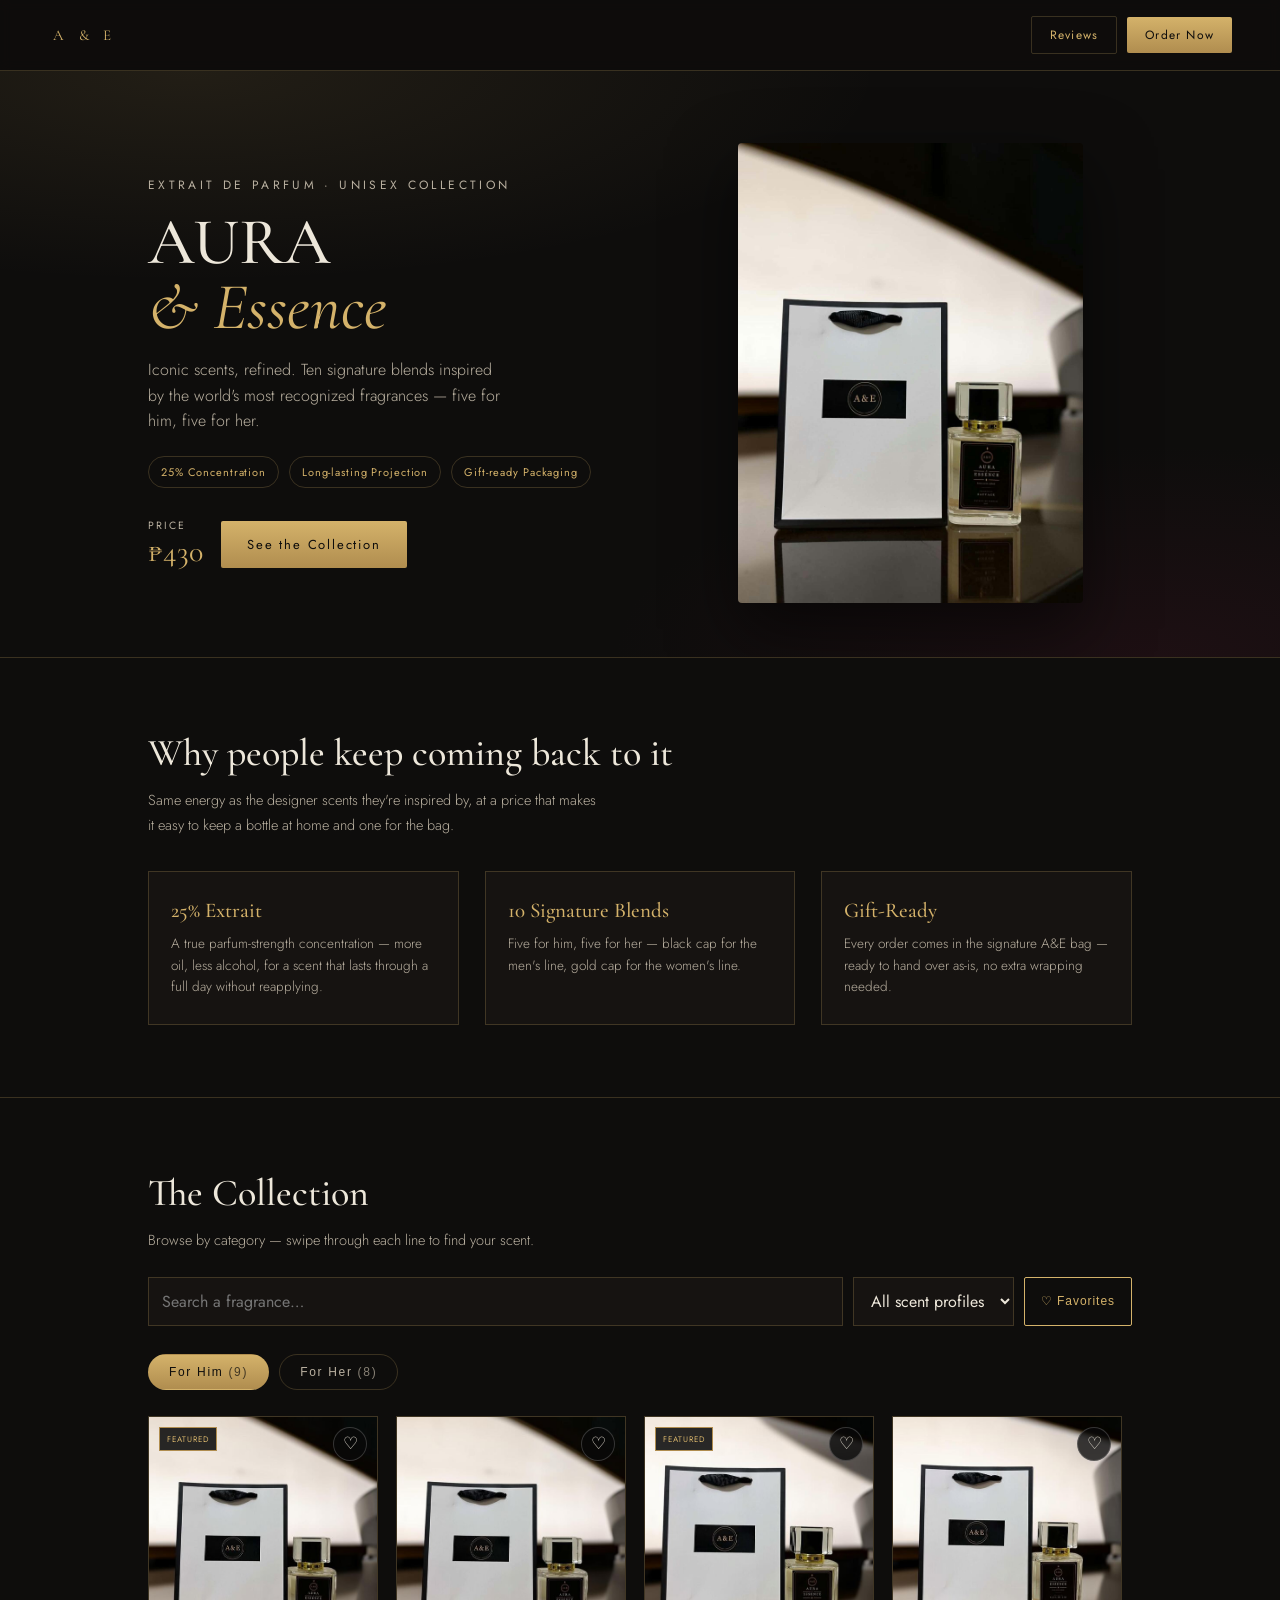
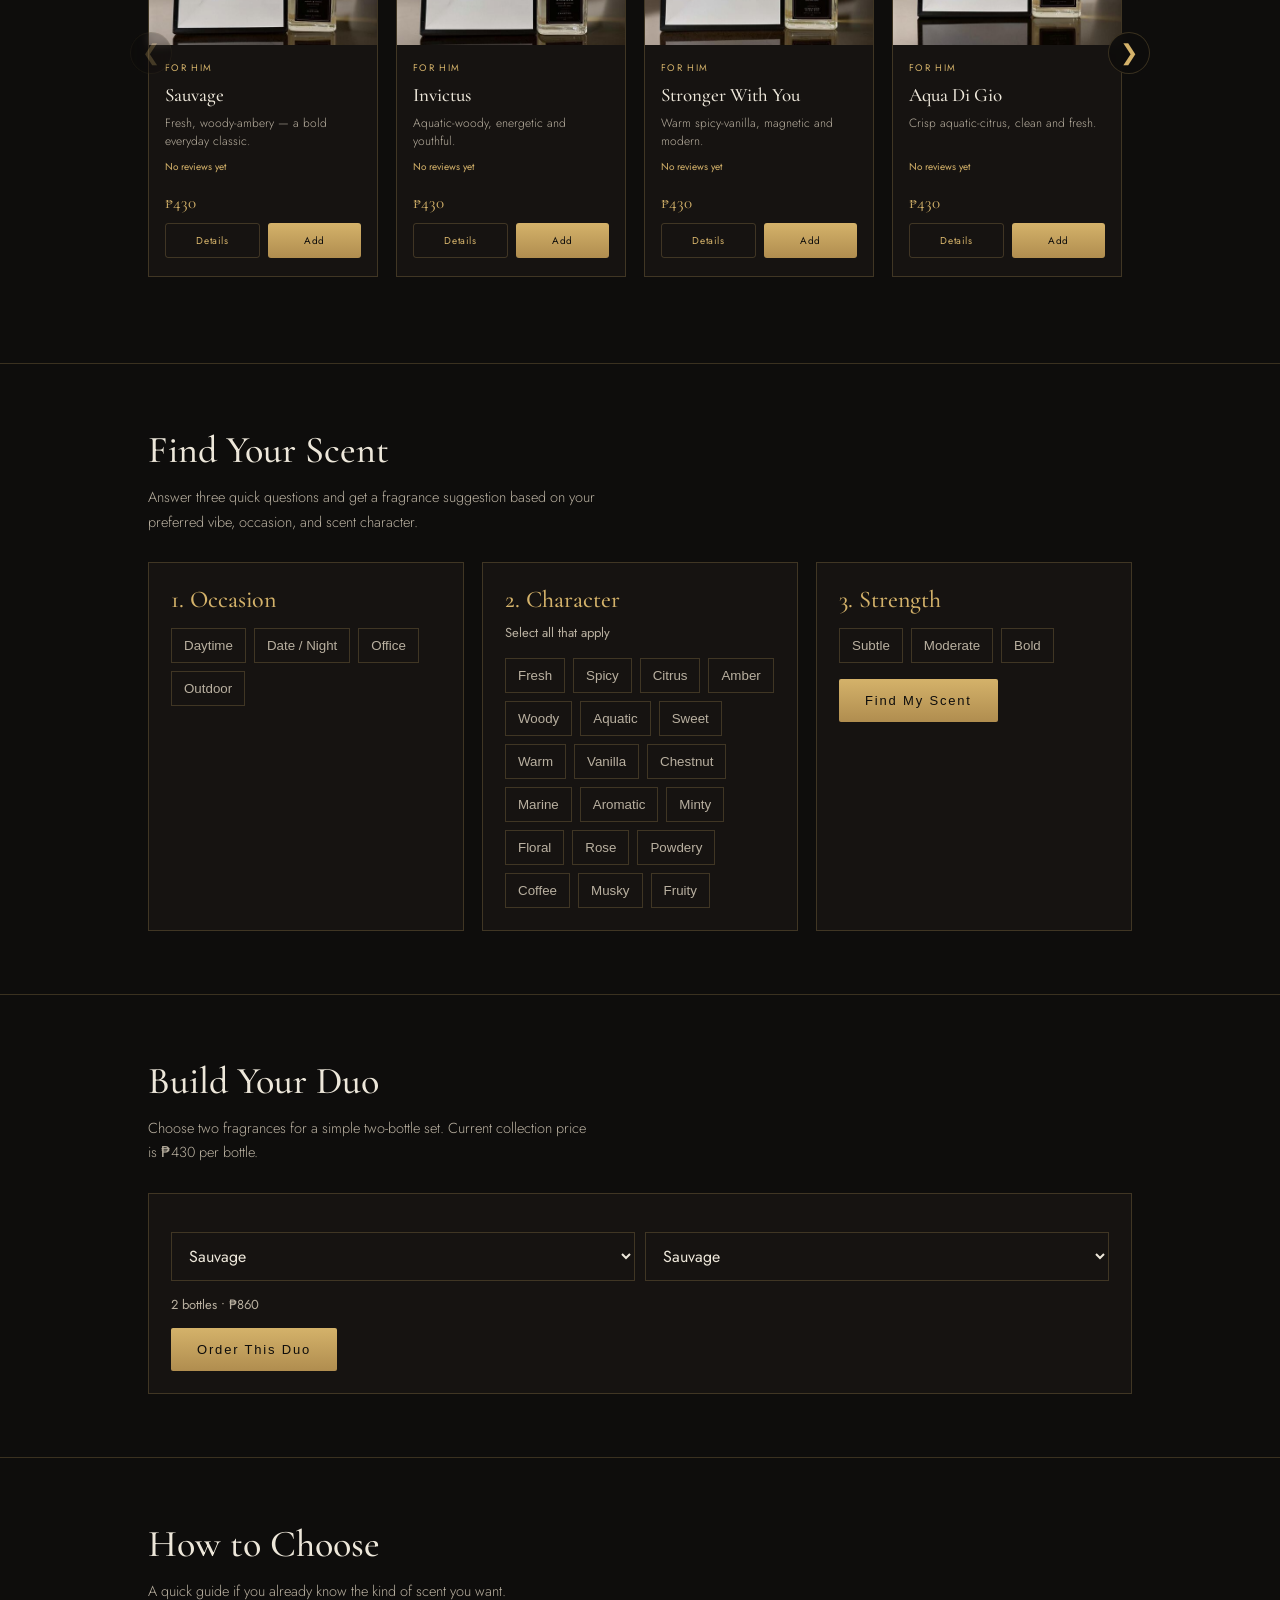
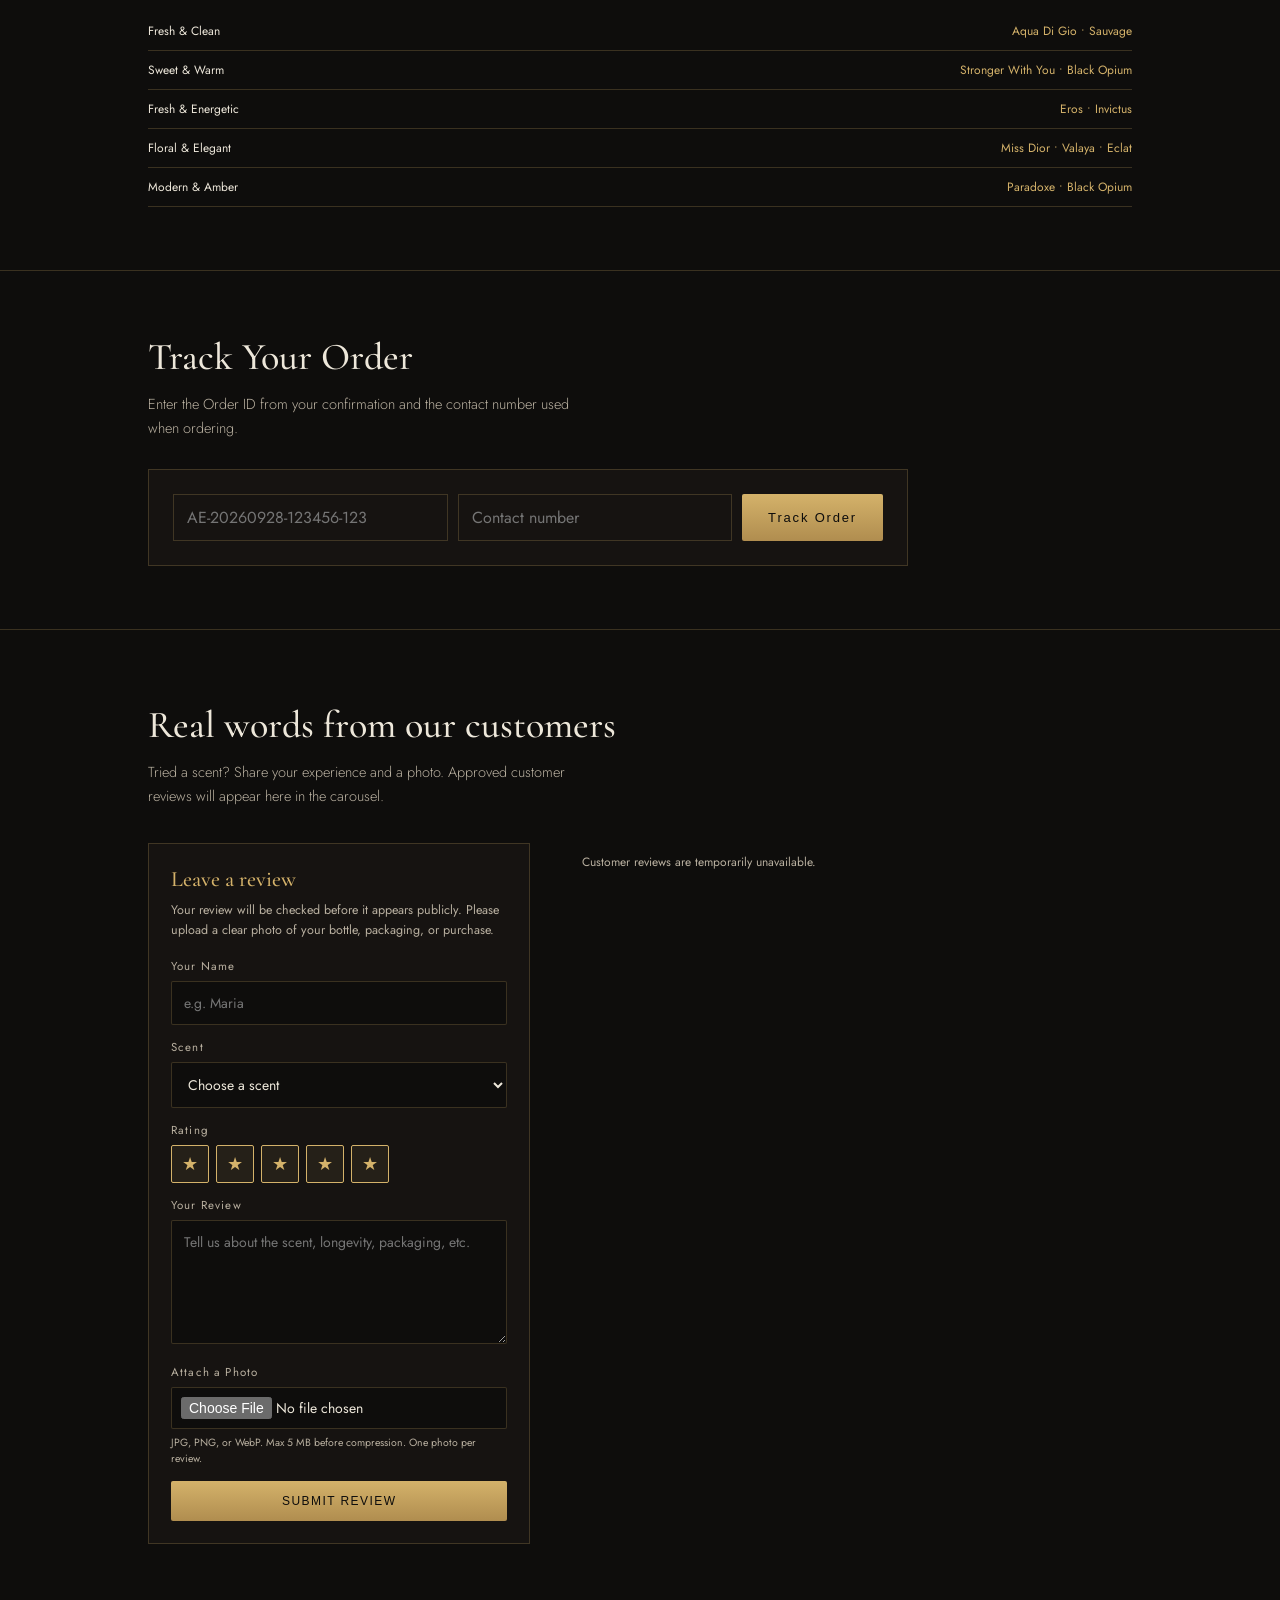
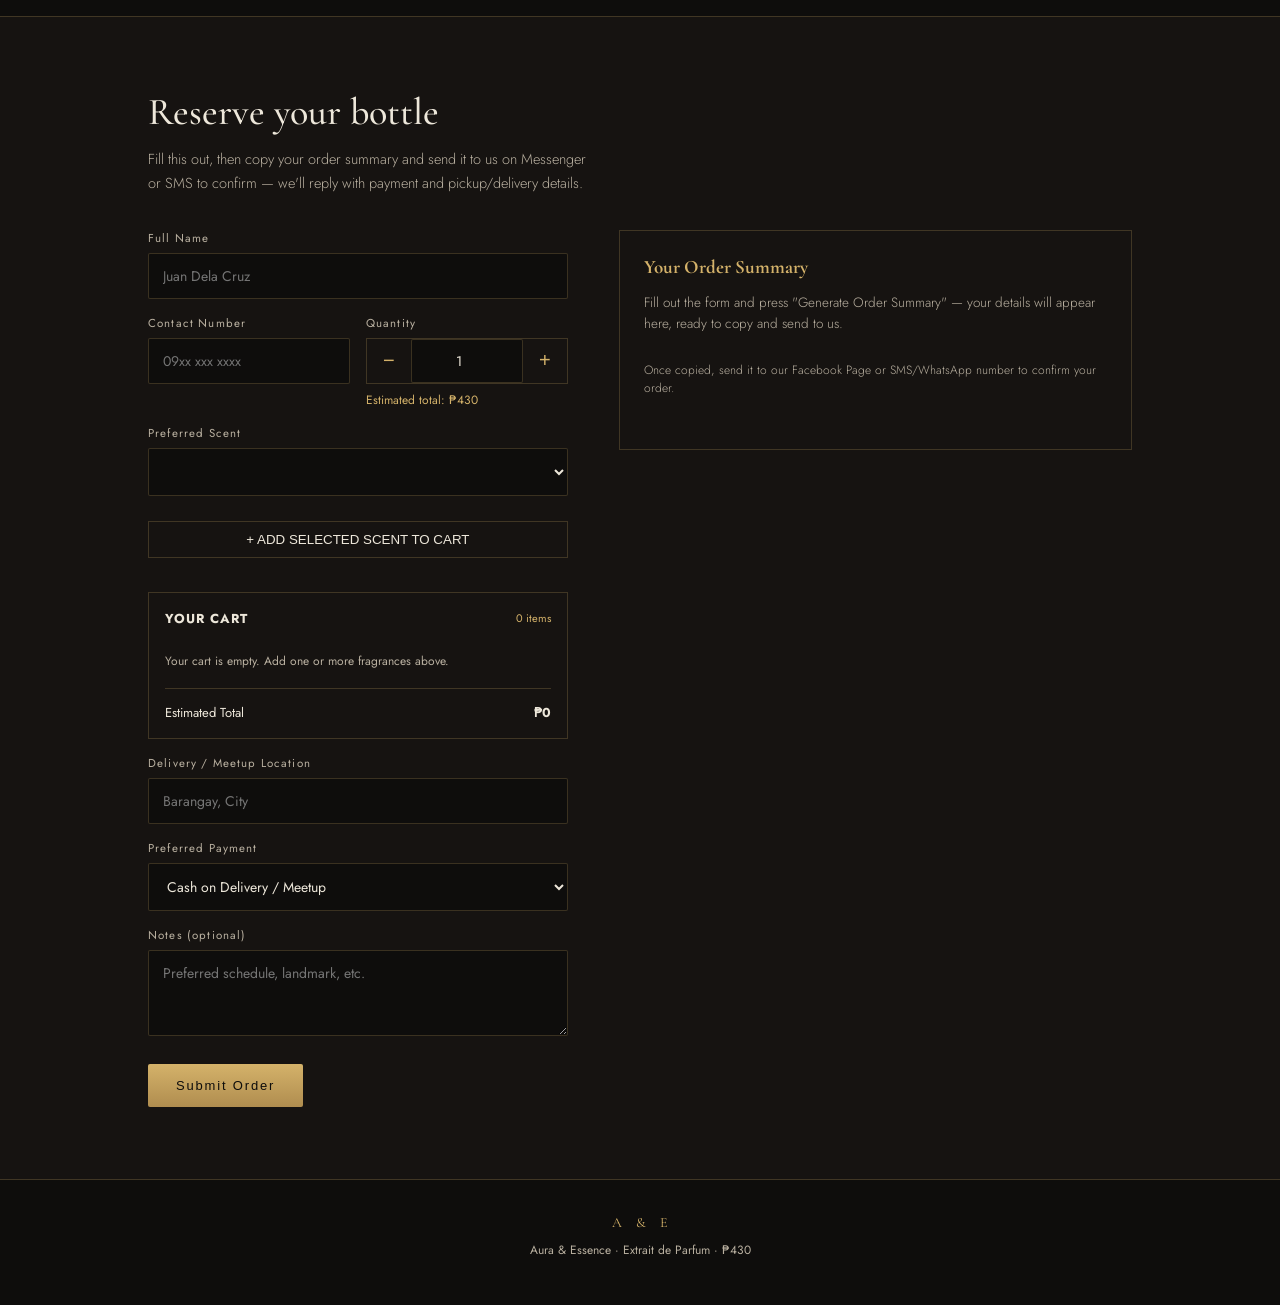
<file: index.html>
<!doctype html>
<html lang="en">
  <head>
    <meta charset="UTF-8" />
    <meta
      name="viewport"
      content="width=device-width, initial-scale=1, viewport-fit=cover"
    />
    <title>A&amp;E — Aura &amp; Essence</title>
    <link rel="preconnect" href="https://fonts.googleapis.com" />
    <link rel="preconnect" href="https://fonts.gstatic.com" crossorigin />
    <link
      href="https://fonts.googleapis.com/css2?family=Cormorant+Garamond:ital,wght@0,400;0,500;0,600;1,400&family=Jost:wght@300;400;500;600&display=swap"
      rel="stylesheet"
    />
    <link rel="stylesheet" href="assets/css/styles.css" />
    <link rel="stylesheet" href="assets/css/profile-sync.css"/>
  </head>
  <body>
    <header class="nav">
      <div class="navrow">
        <a class="brand" href="#top">A &amp; E</a>
        <div style="display: flex; align-items: center; gap: 10px">
          <a
            class="cta"
            href="#reviews"
            style="
              background: transparent;
              color: var(--brass-bright);
              border: 1px solid var(--line);
            "
            >Reviews</a
          ><a class="cta" href="#order">Order Now</a>
        </div>
      </div>
    </header>

    <section class="hero" id="top">
      <div class="wrap">
        <div>
          <p class="eyebrow">EXTRAIT DE PARFUM &middot; UNISEX COLLECTION</p>
          <h1 class="title">AURA<em>&amp; Essence</em></h1>
          <p class="sub">
            Iconic scents, refined. Ten signature blends inspired by the world's
            most recognized fragrances — five for him, five for her.
          </p>
          <div class="badges">
            <span class="badge">25% Concentration</span>
            <span class="badge">Long-lasting Projection</span>
            <span class="badge">Gift-ready Packaging</span>
          </div>
          <div class="hero-actions">
            <div class="price-tag"><span>PRICE</span>&#8369;430</div>
            <a class="btn-primary" href="#collection">See the Collection</a>
          </div>
        </div>
        <div class="hero-shot">
          <img
            src="[data-uri]"
            alt="Aura &amp; Essence perfume bottle with gift bag"
          />
        </div>
      </div>
    </section>

    <section class="details">
      <div class="wrap">
        <h2 class="sec-title">Why people keep coming back to it</h2>
        <p class="sec-lede">
          Same energy as the designer scents they're inspired by, at a price
          that makes it easy to keep a bottle at home and one for the bag.
        </p>
        <div class="grid3">
          <div class="card">
            <h3>25% Extrait</h3>
            <p>
              A true parfum-strength concentration — more oil, less alcohol, for
              a scent that lasts through a full day without reapplying.
            </p>
          </div>
          <div class="card">
            <h3>10 Signature Blends</h3>
            <p>
              Five for him, five for her — black cap for the men's line, gold
              cap for the women's line.
            </p>
          </div>
          <div class="card">
            <h3>Gift-Ready</h3>
            <p>
              Every order comes in the signature A&amp;E bag — ready to hand
              over as-is, no extra wrapping needed.
            </p>
          </div>
        </div>
      </div>
    </section>

    <section class="collection" id="collection">
      <div class="wrap">
        <h2 class="sec-title">The Collection</h2>
        <p class="sec-lede">
          Browse by category — swipe through each line to find your scent.
        </p>
        <div class="collection-tools">
          <input id="productSearch" class="collection-search" type="search" placeholder="Search a fragrance…" aria-label="Search fragrances">
          <select id="profileFilter" class="collection-filter" aria-label="Filter by scent character">
            <option value="all">All scent profiles</option>

  <option value="fresh">Fresh</option>
  <option value="spicy">Spicy</option>
  <option value="citrus">Citrus</option>
  <option value="amber">Amber</option>
  <option value="woody">Woody</option>
  <option value="aquatic">Aquatic</option>
  <option value="sweet">Sweet</option>
  <option value="warm">Warm</option>
  <option value="vanilla">Vanilla</option>
  <option value="chestnut">Chestnut</option>
  <option value="marine">Marine</option>
  <option value="aromatic">Aromatic</option>
  <option value="minty">Minty</option>
  <option value="floral">Floral</option>
  <option value="rose">Rose</option>
  <option value="powdery">Powdery</option>
  <option value="coffee">Coffee</option>
  <option value="musky">Musky</option>
  <option value="fruity">Fruity</option>
          </select>
          <button type="button" class="ghost-btn" id="wishlistToggle">♡ Favorites</button>
        </div>
        <div class="wishlist-panel" id="wishlistPanel">
          <div class="wishlist-items" id="wishlistItems"></div>
          <p id="wishlistEmpty" class="note-small">No favorites yet. Tap the ♡ on a perfume card to save one.</p>
        </div>
        <div class="tabs">
          <button class="tab active" data-cat="men">
            For Him <span class="count">(9)</span>
          </button>
          <button class="tab" data-cat="women">
            For Her <span class="count">(8)</span>
          </button>
        </div>
        <div class="carousel-wrap">
          <button
            type="button"
            class="carousel-arrow left"
            id="carouselPrev"
            aria-label="Previous perfumes"
            title="Previous"
          >&#10094;</button>

          <div class="carousel" id="carousel"></div>

          <button
            type="button"
            class="carousel-arrow right"
            id="carouselNext"
            aria-label="Next perfumes"
            title="Next"
          >&#10095;</button>
        </div>
      </div>
    </section>

    <section class="feature-section" id="scentFinder">
      <div class="wrap">
        <h2 class="sec-title">Find Your Scent</h2>
        <p class="sec-lede">Answer three quick questions and get a fragrance suggestion based on your preferred vibe, occasion, and scent character.</p>
        <div class="feature-grid">
          <div class="feature-card">
            <h3>1. Occasion</h3>
            <div class="quiz-options" data-question="occasion">
              <button class="quiz-option" data-value="day">Daytime</button>
              <button class="quiz-option" data-value="night">Date / Night</button>
              <button class="quiz-option" data-value="office">Office</button>
              <button class="quiz-option" data-value="outdoor">Outdoor</button>
            </div>
          </div>
          <div class="feature-card">
  <h3>2. Character</h3>

  <p class="quiz-helper">
    Select all that apply
  </p>

  <div
    class="quiz-options quiz-multi"
    data-question="profile"
  >

    <button
      type="button"
      class="quiz-option"
      data-value="fresh"
    >
      Fresh
    </button>

    <button
      type="button"
      class="quiz-option"
      data-value="spicy"
    >
      Spicy
    </button>

    <button
      type="button"
      class="quiz-option"
      data-value="citrus"
    >
      Citrus
    </button>

    <button
      type="button"
      class="quiz-option"
      data-value="amber"
    >
      Amber
    </button>

    <button
      type="button"
      class="quiz-option"
      data-value="woody"
    >
      Woody
    </button>

    <button
      type="button"
      class="quiz-option"
      data-value="aquatic"
    >
      Aquatic
    </button>

    <button
      type="button"
      class="quiz-option"
      data-value="sweet"
    >
      Sweet
    </button>

    <button
      type="button"
      class="quiz-option"
      data-value="warm"
    >
      Warm
    </button>

    <button
      type="button"
      class="quiz-option"
      data-value="vanilla"
    >
      Vanilla
    </button>

    <button
      type="button"
      class="quiz-option"
      data-value="chestnut"
    >
      Chestnut
    </button>

    <button
      type="button"
      class="quiz-option"
      data-value="marine"
    >
      Marine
    </button>

    <button
      type="button"
      class="quiz-option"
      data-value="aromatic"
    >
      Aromatic
    </button>

    <button
      type="button"
      class="quiz-option"
      data-value="minty"
    >
      Minty
    </button>

    <button
      type="button"
      class="quiz-option"
      data-value="floral"
    >
      Floral
    </button>

    <button
      type="button"
      class="quiz-option"
      data-value="rose"
    >
      Rose
    </button>

    <button
      type="button"
      class="quiz-option"
      data-value="powdery"
    >
      Powdery
    </button>

    <button
      type="button"
      class="quiz-option"
      data-value="coffee"
    >
      Coffee
    </button>

    <button
      type="button"
      class="quiz-option"
      data-value="musky"
    >
      Musky
    </button>

    <button
      type="button"
      class="quiz-option"
      data-value="fruity"
    >
      Fruity
    </button>

  </div>
</div>
          <div class="feature-card">
            <h3>3. Strength</h3>
            <div class="quiz-options" data-question="strength">
              <button class="quiz-option" data-value="subtle">Subtle</button>
              <button class="quiz-option" data-value="moderate">Moderate</button>
              <button class="quiz-option" data-value="bold">Bold</button>
            </div>
            <button type="button" class="btn-primary" id="findScentBtn" style="margin-top:16px">Find My Scent</button>
            <div class="quiz-result" id="quizResult">
              <h4 id="quizResultName"></h4>
              <p id="quizResultText"></p>
              <button type="button" class="ghost-btn" id="quizOrderBtn">Order This Scent</button>
            </div>
          </div>
        </div>
      </div>
    </section>

    <section class="feature-section">
      <div class="wrap">
        <h2 class="sec-title">Build Your Duo</h2>
        <p class="sec-lede">Choose two fragrances for a simple two-bottle set. Current collection price is ₱430 per bottle.</p>
        <div class="feature-card" style="margin-top:28px">
          <div class="duo-selects">
            <select id="duoOne" class="collection-filter"></select>
            <select id="duoTwo" class="collection-filter"></select>
          </div>
          <div class="duo-total" id="duoTotal">2 bottles • ₱860</div>
          <button type="button" class="btn-primary" id="duoOrderBtn" style="margin-top:14px">Order This Duo</button>
        </div>
      </div>
    </section>

    <section class="feature-section">
      <div class="wrap">
        <h2 class="sec-title">How to Choose</h2>
        <p class="sec-lede">A quick guide if you already know the kind of scent you want.</p>
        <div class="guide-list">
          <div class="guide-item"><span>Fresh &amp; Clean</span><span>Aqua Di Gio • Sauvage</span></div>
          <div class="guide-item"><span>Sweet &amp; Warm</span><span>Stronger With You • Black Opium</span></div>
          <div class="guide-item"><span>Fresh &amp; Energetic</span><span>Eros • Invictus</span></div>
          <div class="guide-item"><span>Floral &amp; Elegant</span><span>Miss Dior • Valaya • Eclat</span></div>
          <div class="guide-item"><span>Modern &amp; Amber</span><span>Paradoxe • Black Opium</span></div>
        </div>
      </div>
    </section>

    <section class="feature-section" id="tracking">
      <div class="wrap">
        <h2 class="sec-title">Track Your Order</h2>
        <p class="sec-lede">Enter the Order ID from your confirmation and the contact number used when ordering.</p>
        <div class="tracking-box">
          <div class="tracking-form">
            <input id="trackingOrderId" class="collection-search" placeholder="AE-20260928-123456-123" autocomplete="off">
            <input id="trackingContact" class="collection-search" placeholder="Contact number" autocomplete="tel">
            <button type="button" class="btn-primary" id="trackOrderBtn">Track Order</button>
          </div>
          <div class="tracking-result" id="trackingResult">
            <div class="tracking-id" id="trackingResultId"></div>
            <div id="trackingResultSummary"></div>
            <div class="tracking-status" id="trackingStatus"></div>
          </div>
        </div>
      </div>
    </section>

    <section class="reviews" id="reviews">
      <div class="wrap">
        <h2 class="sec-title">Real words from our customers</h2>
        <p class="sec-lede">
          Tried a scent? Share your experience and a photo. Approved customer
          reviews will appear here in the carousel.
        </p>

        <div class="reviews-grid">
          <div class="review-form-box">
            <h3>Leave a review</h3>
            <p class="review-note">
              Your review will be checked before it appears publicly. Please
              upload a clear photo of your bottle, packaging, or purchase.
            </p>
            <form class="review-form" id="reviewForm">
              <div>
                <label for="reviewName">Your Name</label>
                <input
                  id="reviewName"
                  name="reviewName"
                  type="text"
                  maxlength="80"
                  placeholder="e.g. Maria"
                  required
                />
              </div>
              <div>
                <label for="reviewScent">Scent</label>
                <select id="reviewScent" name="reviewScent" required></select>
              </div>
              <div>
                <label>Rating</label>
                <div
                  class="star-select"
                  id="starSelect"
                  aria-label="Choose rating"
                >
                  <button type="button" data-rating="1" aria-label="1 star">
                    ★
                  </button>
                  <button type="button" data-rating="2" aria-label="2 stars">
                    ★
                  </button>
                  <button type="button" data-rating="3" aria-label="3 stars">
                    ★
                  </button>
                  <button type="button" data-rating="4" aria-label="4 stars">
                    ★
                  </button>
                  <button type="button" data-rating="5" aria-label="5 stars">
                    ★
                  </button>
                </div>
                <input
                  type="hidden"
                  id="reviewRating"
                  name="reviewRating"
                  value="5"
                />
              </div>
              <div>
                <label for="reviewText">Your Review</label>
                <textarea
                  id="reviewText"
                  name="reviewText"
                  rows="5"
                  maxlength="600"
                  placeholder="Tell us about the scent, longevity, packaging, etc."
                  required
                ></textarea>
              </div>
              <div>
                <label for="reviewPhoto">Attach a Photo</label>
                <input
                  id="reviewPhoto"
                  name="reviewPhoto"
                  type="file"
                  accept="image/jpeg,image/png,image/webp"
                  required
                />
                <small
                  >JPG, PNG, or WebP. Max 5 MB before compression. One photo per
                  review.</small
                >
              </div>
              <button class="review-submit" id="reviewSubmit" type="submit">
                SUBMIT REVIEW
              </button>
              <div
                id="reviewStatus"
                class="review-status"
                role="status"
                aria-live="polite"
              ></div>
            </form>
          </div>

          <div class="reviews-carousel-wrap">
            <div id="reviewsLoading" class="reviews-loading">
              Loading customer reviews…
            </div>
            <div
              class="reviews-carousel"
              id="reviewsCarousel"
              style="display: none"
            ></div>
            <div id="reviewsEmpty" class="reviews-empty" style="display: none">
              No approved reviews yet. Be the first customer to share your
              experience.
            </div>
          </div>
        </div>
      </div>
    </section>

    <section class="order" id="order">
      <div class="wrap">
        <h2 class="sec-title">Reserve your bottle</h2>
        <p class="sec-lede">
          Fill this out, then copy your order summary and send it to us on
          Messenger or SMS to confirm — we'll reply with payment and
          pickup/delivery details.
        </p>

        <div class="order-grid" style="margin-top: 34px">
          <form id="orderForm">
            <div class="field">
              <label for="fullname">Full Name</label>
              <input
                id="fullname"
                name="fullname"
                type="text"
                placeholder="Juan Dela Cruz"
                required
              />
            </div>
            <div class="row2">
              <div class="field">
                <label for="contact">Contact Number</label>
                <input
                  id="contact"
                  name="contact"
                  type="tel"
                  placeholder="09xx xxx xxxx"
                  required
                />
              </div>
              <div class="field">
                <label for="qtyNumber">Quantity</label>
                <div class="qty-control">
                  <button type="button" id="qtyMinus" aria-label="Decrease quantity">−</button>
                  <input id="qtyNumber" type="number" min="1" max="10" value="1" inputmode="numeric" aria-label="Quantity">
                  <button type="button" id="qtyPlus" aria-label="Increase quantity">+</button>
                </div>
                <input type="hidden" id="qty" name="qty" value="1 bottle">
                <div class="live-total" id="liveTotal">Estimated total: ₱430</div>
              </div>
            </div>
            <div class="field">
              <label for="scent">Preferred Scent</label>
              <select id="scent" name="scent"></select>
            </div>
            <button type="button" class="add-cart-btn" id="addSelectedToCart">+ ADD SELECTED SCENT TO CART</button>
            <div class="cart-box">
              <div class="cart-head"><h4>Your Cart</h4><span class="cart-count" id="cartCount">0 items</span></div>
              <div id="cartItems"><div class="cart-empty">Your cart is empty. Add one or more fragrances above.</div></div>
              <div class="cart-total"><span>Estimated Total</span><strong id="cartTotal">₱0</strong></div>
            </div>
            <div class="field">
              <label for="address">Delivery / Meetup Location</label>
              <input
                id="address"
                name="address"
                type="text"
                placeholder="Barangay, City"
                required
              />
            </div>
            <div class="field">
              <label for="payment">Preferred Payment</label>
              <select id="payment" name="payment">
                <option>Cash on Delivery / Meetup</option>
                <option>GCash</option>
                <option>Bank Transfer</option>
              </select>
            </div>
            <div class="field">
              <label for="notes">Notes (optional)</label>
              <textarea
                id="notes"
                name="notes"
                rows="3"
                placeholder="Preferred schedule, landmark, etc."
              ></textarea>
            </div>
            <button type="submit" class="submit" id="submitBtn">
              Submit Order
            </button>
            <div
              id="submitStatus"
              class="submit-status"
              role="status"
              aria-live="polite"
            ></div>
          </form>

          <div class="summary-box">
            <h4>Your Order Summary</h4>
            <div id="summaryEmpty" class="summary-empty">
              Fill out the form and press "Generate Order Summary" — your
              details will appear here, ready to copy and send to us.
            </div>
            <div
              id="summaryLines"
              class="summary-lines"
              style="display: none"
            ></div>
            <div
              class="summary-actions"
              id="summaryActions"
              style="display: none"
            >
              <button type="button" class="ghost-btn" id="copyBtn">
                Copy Order Summary
              </button>
            </div>
            <p class="note-small">
              Once copied, send it to our Facebook Page or SMS/WhatsApp number
              to confirm your order.
            </p>
          </div>
        </div>
      </div>
    </section>

    <div class="confirmation-modal" id="confirmationModal" aria-hidden="true">
      <div class="confirmation-dialog" role="dialog" aria-modal="true" aria-labelledby="confirmationTitle">
        <div class="confirmation-check">✓</div>
        <h3 id="confirmationTitle">Order Received</h3>
        <p id="confirmationMessage">Thank you. Your order has been received and saved.</p>
        <div class="confirmation-order-id" id="confirmationOrderId"></div>
        <div class="confirmation-actions">
          <button type="button" class="btn-primary" id="confirmationTrackBtn">Track Order</button>
          <button type="button" class="ghost-btn" id="confirmationCloseBtn">Continue Shopping</button>
        </div>
      </div>
    </div>

    <div class="fragrance-modal" id="fragranceModal" aria-hidden="true">
      <div
        class="fragrance-dialog"
        role="dialog"
        aria-modal="true"
        aria-labelledby="fragranceModalTitle"
      >
        <div class="fragrance-dialog-head">
          <div>
            <h3 id="fragranceModalTitle">Fragrance Details</h3>
            <p id="fragranceModalCategory"></p>
          </div>
          <button
            type="button"
            class="fragrance-close"
            id="fragranceClose"
            aria-label="Close"
          >
            &times;
          </button>
        </div>
        <div class="fragrance-dialog-body">
          <p class="fragrance-description" id="fragranceModalDescription"></p>
          <div class="note-grid">
            <div class="note-box">
              <span>Top / First Notes</span
              ><strong id="fragranceTopNotes"></strong>
            </div>
            <div class="note-box">
              <span>Heart Notes</span><strong id="fragranceHeartNotes"></strong>
            </div>
            <div class="note-box">
              <span>Base Notes</span><strong id="fragranceBaseNotes"></strong>
            </div>
          </div>
          <div class="application-box">
            <h4>How to Apply</h4>
            <p id="fragranceApplication"></p>
          </div>
          <div class="profile-bars" id="fragranceProfileBars"></div>
          <div class="daynight" id="fragranceDayNight"></div>
          <div class="occasion-line" id="fragranceOccasion"></div>
          <p class="fragrance-note-disclaimer">
            Note: This fragrance profile is provided as a guide to the scent
            inspiration. Aura &amp; Essence is not affiliated with or endorsed
            by the original fragrance brands, and the actual blend may vary.
          </p>
        </div>
      </div>
    </div>


    <footer>
      <div class="mark">A &amp; E</div>
      <p>Aura &amp; Essence &middot; Extrait de Parfum &middot; &#8369;430</p>
    </footer>

    <script type="module" src="assets/js/app.js"></script>
  </body>
</html>
</file>
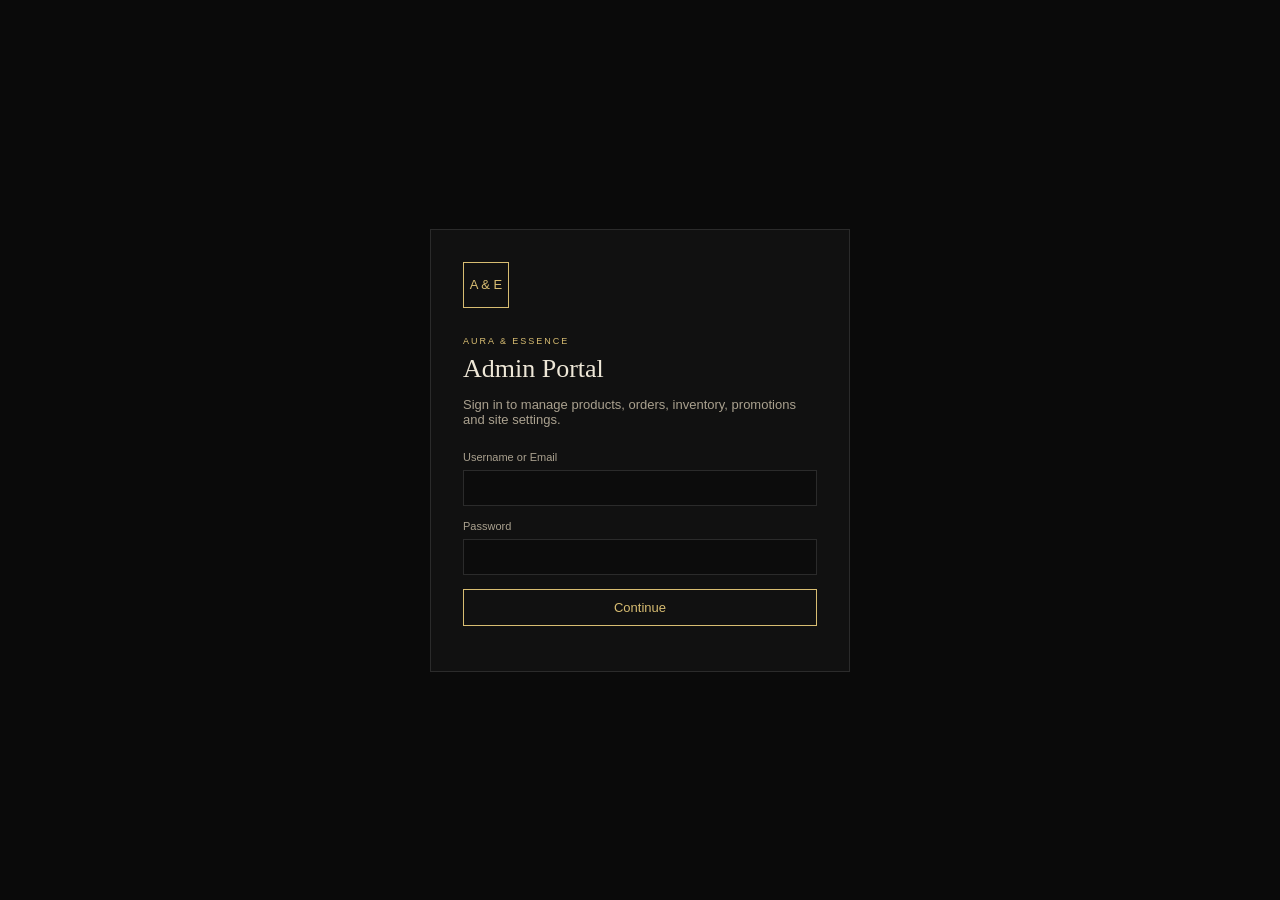
<file: admin.html>
<!doctype html>
<html lang="en">
<head>
<meta charset="utf-8">
<meta name="viewport" content="width=device-width, initial-scale=1">
<title>AURA & ESSENCE — Admin</title>
<link rel="stylesheet" href="assets/css/admin.css">
</head>
<body>
<div id="loginView" class="login-shell">
  <div class="login-card">
    <div class="brand-mini">A &amp; E</div>
    <p class="eyebrow">AURA &amp; ESSENCE</p>
    <h1>Admin Portal</h1>
    <p class="muted">Sign in to manage products, orders, inventory, promotions and site settings.</p>
    <form id="credentialsForm">
      <label>Username or Email<input id="loginIdentifier" required autocomplete="username"></label>
      <label>Password<input id="loginPassword" type="password" required autocomplete="current-password"></label>
      <button class="btn primary" type="submit">Continue</button>
    </form>
    <form id="keyForm" class="hidden">
      <label>Admin Key<input id="loginKey" type="password" required autocomplete="one-time-code"></label>
      <button class="btn primary" type="submit">Verify Admin Key</button>
      <button class="btn ghost" type="button" id="backLogin">Back</button>
    </form>
    <p id="loginStatus" class="status"></p>
  </div>
</div>
<div id="appView" class="app hidden">
  <aside class="sidebar">
    <div class="side-brand"><span>A &amp; E</span><small>ADMIN</small></div>
    <nav>
      <button data-view="dashboard" class="nav-item active">Dashboard</button>
      <button data-view="orders" class="nav-item">Orders</button>
      <button data-view="products" class="nav-item">Products</button>
      <button data-view="promotions" class="nav-item">Promotions</button>
      <button data-view="homepage" class="nav-item">Homepage</button>
      <button data-view="audit" class="nav-item">Audit Log</button>
    </nav>
    <div class="side-bottom"><a href="index.html">← Customer Site</a><button id="logoutBtn">Log out</button></div>
  </aside>
  <main class="main">
    <header class="topbar"><div><p class="eyebrow">CONTROL CENTER</p><h2 id="viewTitle">Dashboard</h2></div><div id="globalStatus" class="status"></div></header>
    <section id="dashboardView" class="view">
      <div class="cards" id="statsCards"></div>
      <div class="grid-2"><div class="panel"><div class="panel-head"><h3>Top Products</h3><span>Units sold</span></div><div id="topProducts"></div></div><div class="panel"><div class="panel-head"><h3>Low Stock</h3><span id="lowStockLabel"></span></div><div id="lowStock"></div></div></div>
    </section>
    <section id="ordersView" class="view hidden"><div class="toolbar"><input id="orderSearch" placeholder="Search order, customer, contact, scent..."><button class="btn" id="refreshOrders">Refresh</button><button class="btn" id="exportOrders">Export CSV</button></div><div class="table-wrap"><table><thead><tr><th>Order</th><th>Customer</th><th>Items</th><th>Total</th><th>Status</th><th>Date</th></tr></thead><tbody id="ordersRows"></tbody></table></div></section>
    <section id="productsView" class="view hidden"><div class="toolbar"><input id="productSearch" placeholder="Search products..."><button class="btn primary" id="newProduct">+ Add Product</button><button class="btn" id="refreshProducts">Refresh</button></div><div class="table-wrap"><table><thead><tr><th>Product</th><th>Price</th><th>Stock</th><th>Badges</th><th>Active</th><th>Order</th><th></th></tr></thead><tbody id="productsRows"></tbody></table></div><div id="productEditor" class="editor hidden"><div class="panel-head"><h3 id="editorTitle">Add Product</h3><button class="btn ghost" id="closeEditor">Close</button></div><form id="productForm" class="form-grid">
      <input type="hidden" id="pOriginalId"><label>ID<input id="pId" required></label><label>Name<input id="pName" required></label><label>Category<select id="pCat"><option value="men">For Him</option><option value="women">For Her</option></select></label><label>Price<input id="pPrice" type="number" min="0" value="430"></label><label>Stock<input id="pStock" type="number" min="0" value="10"></label><label>Sort Order<input id="pSort" type="number" value="0"></label><label class="full">Image URL<input id="pImg"></label><label class="full">Short Description<input id="pDesc"></label><label class="full">Long Description<textarea id="pDescLong"></textarea></label><label class="full">Top / First Notes<input id="pTop"></label><label class="full">Heart Notes<input id="pHeart"></label><label class="full">Base Notes<input id="pBase"></label><label class="full">How to Apply<textarea id="pApplication"></textarea></label><label class="full">Profiles (comma separated)<input id="pProfiles" placeholder="Fresh, Woody"></label><label>Longevity<input id="pLongevity" type="number" min="1" max="10" value="7"></label><label>Projection<input id="pProjection" type="number" min="1" max="10" value="7"></label><label>Strength<select id="pStrength"><option value="subtle">Subtle</option><option value="moderate" selected>Moderate</option><option value="bold">Bold</option></select></label><label>Best Time<input id="pTime" placeholder="Day, Night"></label><label class="full">Occasion<input id="pOccasion"></label><fieldset class="full"><legend>Badges</legend><div class="checks"><label><input class="badge" value="BEST SELLER" type="checkbox"> Best Seller</label><label><input class="badge" value="FEATURED" type="checkbox"> Featured</label><label><input class="badge" value="NEW" type="checkbox"> New</label><label><input class="badge" value="LIMITED" type="checkbox"> Limited</label><label><input class="badge" value="SIGNATURE" type="checkbox"> Signature</label></div></fieldset><label class="full inline-check"><input id="pActive" type="checkbox" checked> Active / visible on website</label><div class="form-actions full"><button class="btn primary" type="submit">Save Product</button><button class="btn danger" type="button" id="deleteProduct">Delete</button></div></form></div></section>
    <section id="promotionsView" class="view hidden"><div class="toolbar"><button class="btn primary" id="newPromo">+ Add Promotion</button></div><div id="promosList" class="list"></div><div id="promoEditor" class="editor hidden"><div class="panel-head"><h3>Promotion</h3><button class="btn ghost" id="closePromo">Close</button></div><form id="promoForm" class="form-grid"><input type="hidden" id="promoId"><label>Name<input id="promoName" required></label><label>Type<select id="promoType"><option value="fixed_total">Fixed Total</option><option value="percent">Percent Off</option></select></label><label>Minimum Quantity<input id="promoQty" type="number" min="1" value="2"></label><label>Fixed Total<input id="promoFixed" type="number" min="0" value="840"></label><label>Percent Off<input id="promoPercent" type="number" min="0" max="100" value="0"></label><label class="inline-check"><input id="promoActive" type="checkbox" checked> Active</label><div class="form-actions full"><button class="btn primary">Save Promotion</button></div></form></div></section>
    <section id="homepageView" class="view hidden"><div class="panel"><div class="panel-head"><h3>Homepage Controls</h3><span>Control what customers see</span></div><form id="settingsForm" class="form-grid"><label>Low Stock Threshold<input id="setLowStock" type="number" min="0" value="5"></label><label class="inline-check"><input id="setBest" type="checkbox" checked> Show Best Sellers</label><label class="inline-check"><input id="setFeatured" type="checkbox" checked> Show Featured</label><label class="inline-check"><input id="setNew" type="checkbox" checked> Show New Arrivals</label><label class="inline-check"><input id="setSignature" type="checkbox" checked> Show Signature Collection</label><div class="form-actions full"><button class="btn primary">Save Settings</button></div></form></div></section>
    <section id="auditView" class="view hidden"><div class="toolbar"><button class="btn" id="refreshAudit">Refresh</button></div><div class="table-wrap"><table><thead><tr><th>Timestamp</th><th>Actor</th><th>Action</th></tr></thead><tbody id="auditRows"></tbody></table></div></section>
  </main>
</div>
<script type="module" src="assets/js/admin.js"></script>
</body>
</html>
</file>
<file: assets/css/styles.css>
:root {
        --ink: #0e0d0c;
        --ink-2: #161311;
        --parchment: #ede7da;
        --parchment-dim: #b9b0a0;
        --brass: #b08d4f;
        --brass-bright: #d4b26a;
        --line: rgba(212, 178, 106, 0.22);
        color-scheme: dark;
      }
      * {
        box-sizing: border-box;
      }
      html {
        scroll-behavior: smooth;
        scroll-padding-top: env(safe-area-inset-top, 0px);
      }
      body {
        margin: 0;
        background: var(--ink);
        color: var(--parchment);
        font-family: "Jost", Arial, sans-serif;
        padding-top: env(safe-area-inset-top, 0px);
        padding-bottom: env(safe-area-inset-bottom, 0px);
      }
      img {
        max-width: 100%;
        display: block;
      }
      .wrap {
        max-width: 1080px;
        margin: 0 auto;
        padding: 0 clamp(20px, 5vw, 48px);
      }

      header.nav {
        position: sticky;
        top: 0;
        z-index: 20;
        padding-top: env(safe-area-inset-top, 0px);
        background: rgba(14, 13, 12, 0.86);
        backdrop-filter: blur(6px);
        border-bottom: 1px solid var(--line);
      }
      .navrow {
        display: flex;
        align-items: center;
        justify-content: space-between;
        padding: 16px clamp(20px, 5vw, 48px);
      }
      .brand {
        font-family: "Cormorant Garamond", serif;
        letter-spacing: 0.35em;
        padding-left: 0.35em;
        font-size: 15px;
        color: var(--brass-bright);
        text-decoration: none;
      }
      .navrow a.cta {
        font-size: 12px;
        letter-spacing: 0.1em;
        color: var(--ink);
        background: linear-gradient(180deg, var(--brass-bright), var(--brass));
        padding: 9px 18px;
        text-decoration: none;
        border-radius: 2px;
      }

      .hero {
        position: relative;
        padding: clamp(40px, 8vh, 84px) 0 clamp(30px, 6vh, 60px);
        background:
          radial-gradient(
            90% 60% at 15% 0%,
            rgba(212, 178, 106, 0.1),
            transparent 60%
          ),
          radial-gradient(
            70% 60% at 90% 100%,
            rgba(58, 20, 32, 0.35),
            transparent 60%
          );
        overflow: hidden;
      }
      .hero .wrap {
        display: grid;
        grid-template-columns: 1.05fr 0.95fr;
        gap: clamp(24px, 4vw, 50px);
        align-items: center;
      }
      .eyebrow {
        font-size: 12px;
        letter-spacing: 0.28em;
        color: var(--parchment-dim);
        margin: 0 0 16px;
      }
      h1.title {
        font-family: "Cormorant Garamond", serif;
        font-weight: 500;
        font-size: clamp(40px, 6vw, 66px);
        line-height: 0.98;
        margin: 0;
      }
      h1.title em {
        display: block;
        font-style: italic;
        font-weight: 400;
        color: var(--brass-bright);
      }
      .sub {
        margin: 18px 0 0;
        max-width: 40ch;
        color: var(--parchment-dim);
        font-weight: 300;
        font-size: clamp(14px, 1.6vw, 16px);
        line-height: 1.6;
      }
      .badges {
        display: flex;
        flex-wrap: wrap;
        gap: 10px;
        margin-top: 22px;
      }
      .badge {
        font-size: 11px;
        letter-spacing: 0.08em;
        color: var(--brass-bright);
        border: 1px solid var(--line);
        padding: 7px 12px;
        border-radius: 20px;
      }
      .hero-actions {
        display: flex;
        align-items: center;
        gap: 18px;
        margin-top: 30px;
        flex-wrap: wrap;
      }
      .price-tag {
        font-family: "Cormorant Garamond", serif;
        font-size: 30px;
        color: var(--brass-bright);
      }
      .price-tag span {
        display: block;
        font-family: "Jost", sans-serif;
        font-size: 10.5px;
        letter-spacing: 0.2em;
        color: var(--parchment-dim);
      }
      a.btn-primary,
      button.btn-primary {
        text-decoration: none;
        font-size: 13px;
        letter-spacing: 0.14em;
        color: var(--ink);
        background: linear-gradient(180deg, var(--brass-bright), var(--brass));
        padding: 14px 26px;
        border-radius: 2px;
        border: none;
        cursor: pointer;
      }
      .hero-shot {
        position: relative;
        display: flex;
        align-items: center;
        justify-content: center;
      }
      .hero-shot img {
        max-height: 460px;
        width: auto;
        margin: 0 auto;
        filter: drop-shadow(0 26px 34px rgba(0, 0, 0, 0.55));
        border-radius: 4px;
      }

      section.details {
        padding: clamp(50px, 8vh, 90px) 0;
        border-top: 1px solid var(--line);
      }
      .grid3 {
        display: grid;
        grid-template-columns: repeat(3, 1fr);
        gap: 26px;
        margin-top: 34px;
      }
      .card {
        border: 1px solid var(--line);
        padding: 26px 22px;
        background: var(--ink-2);
      }
      .card h3 {
        font-family: "Cormorant Garamond", serif;
        font-weight: 500;
        font-size: 21px;
        margin: 0 0 10px;
        color: var(--brass-bright);
      }
      .card p {
        margin: 0;
        font-size: 13.5px;
        color: var(--parchment-dim);
        line-height: 1.6;
        font-weight: 300;
      }
      h2.sec-title {
        font-family: "Cormorant Garamond", serif;
        font-weight: 500;
        font-size: clamp(28px, 4vw, 38px);
        margin: 0;
      }
      p.sec-lede {
        max-width: 56ch;
        color: var(--parchment-dim);
        font-weight: 300;
        margin: 12px 0 0;
        font-size: 14.5px;
        line-height: 1.7;
      }

      section.collection {
        padding: clamp(50px, 8vh, 90px) 0;
        border-top: 1px solid var(--line);
      }
      .tabs {
        display: flex;
        gap: 10px;
        margin-top: 28px;
      }
      .tab {
        cursor: pointer;
        font-size: 12px;
        letter-spacing: 0.14em;
        padding: 10px 20px;
        border: 1px solid var(--line);
        background: transparent;
        color: var(--parchment-dim);
        border-radius: 20px;
      }
      .tab.active {
        color: var(--ink);
        background: linear-gradient(180deg, var(--brass-bright), var(--brass));
        border-color: transparent;
      }
      .tab .count {
        opacity: 0.7;
      }
      .carousel-wrap {
        position: relative;
        margin-top: 26px;
      }
      .carousel-arrow {
        position: absolute;
        top: 50%;
        transform: translateY(-50%);
        z-index: 5;
        width: 42px;
        height: 42px;
        border: 1px solid var(--line);
        border-radius: 50%;
        background: rgba(14, 13, 12, 0.9);
        color: var(--brass-bright);
        display: flex;
        align-items: center;
        justify-content: center;
        font-size: 22px;
        line-height: 1;
        cursor: pointer;
        transition: opacity 0.2s ease, background 0.2s ease, border-color 0.2s ease;
        backdrop-filter: blur(5px);
      }
      .carousel-arrow:hover:not(:disabled) {
        background: rgba(212, 178, 106, 0.12);
        border-color: var(--brass-bright);
      }
      .carousel-arrow:disabled {
        opacity: 0.25;
        cursor: default;
      }
      .carousel-arrow.left {
        left: -18px;
      }
      .carousel-arrow.right {
        right: -18px;
      }
      .collection-tools {
        display: grid;
        grid-template-columns: minmax(220px, 1fr) auto auto;
        gap: 10px;
        margin-top: 24px;
      }
      .collection-search, .collection-filter {
        min-height: 44px;
        border: 1px solid var(--line);
        background: var(--ink-2);
        color: var(--parchment);
        padding: 11px 13px;
        font: inherit;
        outline: none;
      }
      .collection-search:focus, .collection-filter:focus {
        border-color: var(--brass);
      }
      .wishlist-btn {
        position: absolute;
        top: 10px;
        right: 10px;
        z-index: 3;
        width: 34px;
        height: 34px;
        border: 1px solid rgba(255,255,255,.18);
        border-radius: 50%;
        background: rgba(10,10,10,.78);
        color: var(--parchment);
        cursor: pointer;
        font-size: 17px;
      }
      .wishlist-btn.active { color: var(--brass-bright); border-color: var(--brass); }
      .pimg { position: relative; }
      .product-badges {
        position: absolute;
        left: 10px;
        top: 10px;
        display: flex;
        flex-wrap: wrap;
        gap: 5px;
        z-index: 2;
      }
      .product-badge {
        padding: 5px 7px;
        background: rgba(12,12,12,.88);
        border: 1px solid var(--brass);
        color: var(--brass-bright);
        font-size: 8px;
        letter-spacing: .12em;
      }
      .product-rating {
        display:flex;
        align-items:center;
        gap:7px;
        font-size:10px;
        color:var(--brass-bright);
      }
      .product-rating span:last-child { color:var(--parchment-dim); }
      .profile-bars { display:grid; gap:10px; margin-top:18px; }
      .profile-row { display:grid; grid-template-columns:72px 1fr 32px; gap:10px; align-items:center; font-size:10px; color:var(--parchment-dim); }
      .profile-track {
        height:6px;
        background:rgba(255,255,255,.10);
        border:1px solid rgba(255,255,255,.06);
        border-radius:999px;
        overflow:hidden;
        box-shadow:inset 0 0 3px rgba(0,0,0,.45);
      }
      .profile-fill {
        display:block;
        height:100%;
        min-width:2px;
        border-radius:999px;
        transition:width .45s ease;
        box-shadow:0 0 8px rgba(255,255,255,.12);
      }
      /* Individual fragrance-profile colors */
      .profile-row:nth-child(1) .profile-fill {
        background:linear-gradient(90deg,#22c55e,#86efac);
        box-shadow:0 0 8px rgba(34,197,94,.35);
      }
      .profile-row:nth-child(2) .profile-fill {
        background:linear-gradient(90deg,#ec4899,#f9a8d4);
        box-shadow:0 0 8px rgba(236,72,153,.35);
      }
      .profile-row:nth-child(3) .profile-fill {
        background:linear-gradient(90deg,#92400e,#d6a15c);
        box-shadow:0 0 8px rgba(146,64,14,.35);
      }
      .profile-row:nth-child(4) .profile-fill {
        background:linear-gradient(90deg,#a855f7,#d8b4fe);
        box-shadow:0 0 8px rgba(168,85,247,.35);
      }
      .profile-row:nth-child(5) .profile-fill {
        background:linear-gradient(90deg,#f97316,#fdba74);
        box-shadow:0 0 8px rgba(249,115,22,.35);
      }
      .profile-row:nth-child(6) .profile-fill {
        background:linear-gradient(90deg,#3b82f6,#93c5fd);
        box-shadow:0 0 8px rgba(59,130,246,.35);
      }
      .profile-row:nth-child(7) .profile-fill {
        background:linear-gradient(90deg,#ef4444,#fca5a5);
        box-shadow:0 0 8px rgba(239,68,68,.35);
      }
      .daynight { display:flex; gap:8px; flex-wrap:wrap; margin-top:14px; }
      .daynight span { border:1px solid var(--line); padding:7px 9px; font-size:10px; color:var(--parchment-dim); }
      .feature-section { padding: clamp(45px,7vh,75px) 0; border-top:1px solid var(--line); }
      .feature-grid { display:grid; grid-template-columns:repeat(3,1fr); gap:18px; margin-top:28px; }
      .feature-card { border:1px solid var(--line); background:var(--ink-2); padding:22px; }
      .feature-card h3 { margin:0 0 8px; font-family:'Cormorant Garamond',serif; color:var(--brass-bright); font-size:24px; font-weight:500; }
      .feature-card p { margin:0; color:var(--parchment-dim); font-size:13px; line-height:1.65; }
      .quiz-options { display:flex; flex-wrap:wrap; gap:8px; margin-top:14px; }
      .quiz-option { border:1px solid var(--line); background:transparent; color:var(--parchment-dim); padding:9px 12px; cursor:pointer; }
      .quiz-option.active { border-color:var(--brass); color:var(--brass-bright); background:rgba(212,178,106,.08); }
      .quiz-result { display:none; margin-top:20px; border-top:1px solid var(--line); padding-top:18px; }
      .quiz-result.show { display:block; }
      .quiz-result h4 { margin:0 0 5px; font-family:'Cormorant Garamond',serif; font-size:27px; font-weight:500; color:var(--brass-bright); }
      .quiz-result p { margin:0 0 12px; color:var(--parchment-dim); font-size:12px; line-height:1.6; }
      .duo-selects { display:grid; grid-template-columns:1fr 1fr; gap:10px; margin-top:16px; }
      .duo-total { margin-top:14px; font-size:13px; color:var(--parchment-dim); }
      .guide-list { display:grid; gap:10px; margin-top:18px; }
      .guide-item { display:flex; justify-content:space-between; gap:15px; border-bottom:1px solid var(--line); padding-bottom:10px; font-size:12px; }
      .guide-item span:last-child { color:var(--brass-bright); text-align:right; }
      .qty-control { display:flex; align-items:center; width:100%; border:1px solid var(--line); background:var(--ink-2); }
      .qty-control button { width:44px; height:44px; border:0; background:transparent; color:var(--brass-bright); font-size:20px; cursor:pointer; }
      .qty-control input { flex:1; min-width:0; text-align:center; border:0; background:transparent; color:var(--parchment); font:inherit; height:44px; }
      .live-total { margin-top:7px; color:var(--brass-bright); font-size:12px; }
      .tracking-box { max-width:760px; margin-top:28px; border:1px solid var(--line); background:var(--ink-2); padding:24px; }
      .tracking-form { display:grid; grid-template-columns:1fr 1fr auto; gap:10px; }
      .tracking-result { margin-top:20px; display:none; }
      .tracking-result.show { display:block; }
      .tracking-id { font-size:11px; letter-spacing:.12em; color:var(--brass-bright); }
      .tracking-status { margin:15px 0; display:grid; gap:7px; }
      .track-step { border-left:2px solid var(--line); padding:9px 0 9px 14px; color:var(--parchment-dim); font-size:12px; }
      .track-step.done, .track-step.current { border-left-color:var(--brass); color:var(--parchment); }
      .track-step.current { color:var(--brass-bright); }
      .confirmation-modal { position:fixed; inset:0; z-index:9998; display:none; align-items:center; justify-content:center; padding:18px; background:rgba(0,0,0,.78); }
      .confirmation-modal.show { display:flex; }
      .confirmation-dialog { width:min(560px,100%); border:1px solid var(--line); background:var(--ink-2); padding:28px; box-shadow:0 25px 80px rgba(0,0,0,.55); }
      .confirmation-check { font-size:36px; color:var(--brass-bright); margin-bottom:8px; }
      .confirmation-dialog h3 { font-family:'Cormorant Garamond',serif; font-size:34px; font-weight:500; margin:0 0 6px; }
      .confirmation-dialog p { color:var(--parchment-dim); font-size:13px; line-height:1.6; }
      .confirmation-order-id { margin:18px 0; padding:15px; border:1px solid var(--line); color:var(--brass-bright); letter-spacing:.12em; text-align:center; }
      .confirmation-actions { display:flex; gap:10px; flex-wrap:wrap; }
      .wishlist-panel { display:none; margin-top:18px; border:1px solid var(--line); padding:16px; background:var(--ink-2); }
      .wishlist-panel.show { display:block; }
      .wishlist-items { display:flex; gap:8px; flex-wrap:wrap; }
      .wishlist-item { border:1px solid var(--line); padding:8px 10px; color:var(--parchment); font-size:11px; cursor:pointer; background:transparent; }
      @media (max-width:760px) {
        .collection-tools { grid-template-columns:1fr; }
        .feature-grid { grid-template-columns:1fr; }
        .tracking-form { grid-template-columns:1fr; }
        .duo-selects { grid-template-columns:1fr; }
        .carousel-arrow.left { left:4px; }
        .carousel-arrow.right { right:4px; }
      }
      .carousel {
        display: flex;
        gap: 18px;
        overflow-x: auto;
        scroll-snap-type: x mandatory;
        padding-bottom: 14px;
        scrollbar-width: thin;
        scrollbar-color: var(--brass) transparent;
      }
      .carousel::-webkit-scrollbar {
        height: 6px;
      }
      .carousel::-webkit-scrollbar-thumb {
        background: var(--brass);
        border-radius: 3px;
      }
      .pcard {
        flex: 0 0 auto;
        width: 230px;
        scroll-snap-align: start;
        border: 1px solid var(--line);
        background: var(--ink-2);
        display: flex;
        flex-direction: column;
      }
      .pcard .pimg {
        aspect-ratio: 1/1;
        overflow: hidden;
        background: #000;
      }
      .pcard .pimg img {
        width: 100%;
        height: 100%;
        object-fit: cover;
      }
      .pcard .pbody {
        padding: 16px 16px 18px;
        display: flex;
        flex-direction: column;
        gap: 8px;
        flex: 1;
      }
      .pcard .ptag {
        font-size: 9.5px;
        letter-spacing: 0.14em;
        color: var(--brass-bright);
      }
      .pcard h4 {
        font-family: "Cormorant Garamond", serif;
        font-weight: 500;
        font-size: 19px;
        margin: 0;
      }
      .pcard p {
        font-size: 12px;
        line-height: 1.55;
        color: var(--parchment-dim);
        font-weight: 300;
        margin: 0;
        flex: 1;
      }
      .pcard .pfoot {
        display: flex;
        flex-direction: column;
        gap: 10px;
        margin-top: 10px;
      }
      .pcard .pprice {
        font-family: "Cormorant Garamond", serif;
        color: var(--brass-bright);
        font-size: 17px;
      }
      .pcard .pactions {
        display: flex;
        gap: 8px;
      }
      .pcard .pdetails,
      .pcard .porder {
        flex: 1;
        text-align: center;
        font-size: 10px;
        letter-spacing: 0.06em;
        padding: 9px 6px;
        border-radius: 3px;
        cursor: pointer;
        white-space: nowrap;
        font-family: "Jost", sans-serif;
      }
      .pcard .pdetails {
        border: 1px solid var(--line);
        background: transparent;
        color: var(--brass-bright);
      }
      .pcard .pdetails:hover {
        border-color: var(--brass-bright);
        background: rgba(212, 178, 106, 0.08);
      }
      .pcard .porder {
        border: none;
        color: var(--ink);
        background: linear-gradient(180deg, var(--brass-bright), var(--brass));
      }
      section.order {
        padding: clamp(50px, 8vh, 90px) 0;
        background: var(--ink-2);
        border-top: 1px solid var(--line);
        border-bottom: 1px solid var(--line);
      }
      .order-grid {
        display: grid;
        grid-template-columns: 0.9fr 1.1fr;
        gap: clamp(30px, 4vw, 60px);
        align-items: flex-start;
      }
      form {
        display: grid;
        gap: 16px;
      }
      .field label {
        display: block;
        font-size: 11.5px;
        letter-spacing: 0.1em;
        color: var(--parchment-dim);
        margin-bottom: 7px;
      }
      .field input,
      .field select,
      .field textarea {
        width: 100%;
        background: var(--ink);
        border: 1px solid var(--line);
        color: var(--parchment);
        padding: 12px 14px;
        font-family: "Jost", sans-serif;
        font-size: 14px;
        border-radius: 2px;
      }
      .field input:focus,
      .field select:focus,
      .field textarea:focus {
        outline: 1px solid var(--brass-bright);
        border-color: var(--brass-bright);
      }
      .row2 {
        display: grid;
        grid-template-columns: 1fr 1fr;
        gap: 16px;
      }
      button.submit {
        justify-self: start;
        margin-top: 6px;
        cursor: pointer;
        border: none;
        font-size: 13px;
        letter-spacing: 0.14em;
        color: var(--ink);
        background: linear-gradient(180deg, var(--brass-bright), var(--brass));
        padding: 14px 28px;
        border-radius: 2px;
      }

      .summary-box {
        border: 1px solid var(--line);
        padding: 24px;
        min-height: 220px;
        display: flex;
        flex-direction: column;
        gap: 14px;
      }
      .summary-box h4 {
        margin: 0;
        font-family: "Cormorant Garamond", serif;
        font-size: 19px;
        color: var(--brass-bright);
      }
      .summary-empty {
        color: var(--parchment-dim);
        font-size: 13.5px;
        font-weight: 300;
        line-height: 1.6;
      }
      .summary-lines {
        font-size: 13.5px;
        line-height: 1.9;
        color: var(--parchment);
        white-space: pre-wrap;
      }
      .summary-actions {
        display: flex;
        gap: 12px;
        flex-wrap: wrap;
        margin-top: auto;
      }
      .ghost-btn {
        cursor: pointer;
        background: transparent;
        border: 1px solid var(--brass-bright);
        color: var(--brass-bright);
        font-size: 12px;
        letter-spacing: 0.08em;
        padding: 10px 16px;
        border-radius: 2px;
      }
      .note-small {
        font-size: 12px;
        color: var(--parchment-dim);
        font-weight: 300;
      }

      footer {
        padding: 34px 0 calc(34px + env(safe-area-inset-bottom, 0px));
        text-align: center;
      }
      footer .mark {
        font-family: "Cormorant Garamond", serif;
        letter-spacing: 0.4em;
        padding-left: 0.4em;
        color: var(--brass-bright);
        font-size: 14px;
      }
      footer p {
        color: var(--parchment-dim);
        font-size: 12px;
        margin-top: 10px;
      }

      @media (max-width: 760px) {
        .carousel-arrow {
          width: 36px;
          height: 36px;
          font-size: 18px;
          background: rgba(14, 13, 12, 0.96);
        }
        .carousel-arrow.left {
          left: 4px;
        }
        .carousel-arrow.right {
          right: 4px;
        }
        .hero .wrap {
          grid-template-columns: 1fr;
        }
        .hero-shot {
          order: -1;
        }
        .grid3 {
          grid-template-columns: 1fr;
        }
        .order-grid {
          grid-template-columns: 1fr;
        }
        .row2 {
          grid-template-columns: 1fr;
        }
      }

      /* CUSTOMER REVIEWS */
      section.reviews {
        padding: clamp(50px, 8vh, 90px) 0;
        border-top: 1px solid var(--line);
      }
      .reviews-grid {
        display: grid;
        grid-template-columns: 0.82fr 1.18fr;
        gap: clamp(28px, 4vw, 54px);
        align-items: start;
        margin-top: 34px;
      }
      .review-form-box {
        border: 1px solid var(--line);
        background: var(--ink-2);
        padding: 22px;
      }
      .review-form-box h3 {
        font-family: "Cormorant Garamond", serif;
        font-weight: 500;
        color: var(--brass-bright);
        font-size: 22px;
        margin: 0 0 8px;
      }
      .review-form-box .review-note {
        color: var(--parchment-dim);
        font-size: 12.5px;
        line-height: 1.6;
        margin: 0 0 18px;
      }
      .review-form {
        display: grid;
        gap: 14px;
      }
      .review-form label {
        display: block;
        font-size: 11.5px;
        letter-spacing: 0.1em;
        color: var(--parchment-dim);
        margin-bottom: 7px;
      }
      .review-form input,
      .review-form select,
      .review-form textarea {
        width: 100%;
        background: var(--ink);
        border: 1px solid var(--line);
        color: var(--parchment);
        padding: 11px 12px;
        font-family: "Jost", sans-serif;
        font-size: 14px;
        border-radius: 2px;
      }
      .review-form input:focus,
      .review-form select:focus,
      .review-form textarea:focus {
        outline: 1px solid var(--brass-bright);
        border-color: var(--brass-bright);
      }
      .review-form input[type="file"] {
        padding: 9px;
      }
      .review-form small {
        display: block;
        color: var(--parchment-dim);
        font-size: 10.5px;
        line-height: 1.5;
        margin-top: 6px;
      }
      .star-select {
        display: flex;
        gap: 7px;
      }
      .star-select button {
        border: 1px solid var(--line);
        background: transparent;
        color: var(--parchment-dim);
        cursor: pointer;
        font-size: 18px;
        width: 38px;
        height: 38px;
        border-radius: 2px;
      }
      .star-select button.active {
        color: var(--brass-bright);
        border-color: var(--brass-bright);
        background: rgba(212, 178, 106, 0.08);
      }
      .review-submit {
        cursor: pointer;
        border: none;
        font-size: 12px;
        letter-spacing: 0.12em;
        color: var(--ink);
        background: linear-gradient(180deg, var(--brass-bright), var(--brass));
        padding: 13px 20px;
        border-radius: 2px;
      }
      .review-submit:disabled {
        opacity: 0.6;
        cursor: wait;
      }
      .review-status {
        display: none;
        padding: 10px 12px;
        border: 1px solid var(--line);
        font-size: 12px;
        line-height: 1.5;
      }
      .review-status.show {
        display: block;
      }
      .review-status.success {
        border-color: rgba(126, 190, 126, 0.45);
        color: #b9dcb9;
      }
      .review-status.error {
        border-color: rgba(220, 120, 120, 0.45);
        color: #e8b0b0;
      }
      .reviews-carousel-wrap {
        position: relative;
        min-width: 0;
      }
      .reviews-carousel {
        display: flex;
        gap: 16px;
        overflow-x: auto;
        scroll-snap-type: x mandatory;
        padding: 2px 2px 14px;
        scrollbar-width: thin;
        scrollbar-color: var(--brass) transparent;
      }
      .reviews-carousel::-webkit-scrollbar {
        height: 6px;
      }
      .reviews-carousel::-webkit-scrollbar-thumb {
        background: var(--brass);
        border-radius: 3px;
      }
      .review-card {
        flex: 0 0 min(310px, 82vw);
        scroll-snap-align: start;
        border: 1px solid var(--line);
        background: var(--ink-2);
        overflow: hidden;
      }
      .review-photo {
        aspect-ratio: 4/3;
        background: #000;
        overflow: hidden;
      }
      .review-photo img {
        width: 100%;
        height: 100%;
        object-fit: cover;
      }
      .review-photo.empty {
        display: flex;
        align-items: center;
        justify-content: center;
        color: var(--parchment-dim);
        font-size: 11px;
        letter-spacing: 0.08em;
      }
      .review-body {
        padding: 17px;
      }
      .review-stars {
        color: var(--brass-bright);
        letter-spacing: 0.12em;
        font-size: 14px;
      }
      .review-text {
        margin: 10px 0 14px;
        color: var(--parchment);
        font-size: 13.5px;
        line-height: 1.65;
        font-weight: 300;
      }
      .review-meta {
        display: flex;
        align-items: center;
        justify-content: space-between;
        gap: 12px;
        border-top: 1px solid var(--line);
        padding-top: 11px;
      }
      .review-name {
        font-size: 11.5px;
        color: var(--parchment);
      }
      .review-scent {
        font-size: 10px;
        color: var(--brass-bright);
        letter-spacing: 0.08em;
        text-align: right;
      }
      .reviews-empty {
        border: 1px dashed var(--line);
        padding: 28px 20px;
        color: var(--parchment-dim);
        font-size: 13px;
        line-height: 1.6;
      }
      .reviews-loading {
        color: var(--parchment-dim);
        font-size: 12px;
        padding: 10px 0;
      }
      @media (max-width: 760px) {
        .reviews-grid {
          grid-template-columns: 1fr;
        }
      }

      .submit-status {
        display: none;
        margin-top: 4px;
        padding: 12px 14px;
        border: 1px solid var(--line);
        font-size: 12.5px;
        line-height: 1.5;
      }
      .submit-status.show {
        display: block;
      }
      .submit-status.success {
        border-color: rgba(126, 190, 126, 0.45);
        color: #b9dcb9;
      }
      .submit-status.error {
        border-color: rgba(220, 120, 120, 0.45);
        color: #e8b0b0;
      }
      button.submit:disabled {
        opacity: 0.6;
        cursor: wait;
      }

      /* FRAGRANCE DETAILS */
      .fragrance-modal {
        position: fixed;
        inset: 0;
        z-index: 1000;
        display: none;
        align-items: center;
        justify-content: center;
        padding: 20px;
        background: rgba(0, 0, 0, 0.78);
      }
      .fragrance-modal.show {
        display: flex;
      }
      .fragrance-dialog {
        width: min(900px, 100%);
        max-height: min(88vh, 900px);
        overflow: auto;
        background: #111;
        border: 1px solid var(--line);
        box-shadow: 0 30px 80px rgba(0, 0, 0, 0.5);
      }
      .fragrance-dialog-head {
        display: flex;
        justify-content: space-between;
        gap: 20px;
        padding: 22px 24px 16px;
        border-bottom: 1px solid var(--line);
        position: sticky;
        top: 0;
        background: #111;
        z-index: 2;
      }
      .fragrance-dialog-head h3 {
        margin: 0;
        font-size: 28px;
        font-weight: 500;
      }
      .fragrance-dialog-head p {
        margin: 6px 0 0;
        color: var(--muted);
        font-size: 12px;
        letter-spacing: 0.12em;
        text-transform: uppercase;
      }
      .fragrance-close {
        border: 1px solid var(--line);
        background: transparent;
        color: var(--text);
        width: 38px;
        height: 38px;
        cursor: pointer;
        font-size: 20px;
      }
      .fragrance-dialog-body {
        padding: 24px;
      }
      .fragrance-description {
        color: #d6d1ca;
        line-height: 1.8;
        font-size: 14px;
        margin: 0 0 26px;
      }
      .note-grid {
        display: grid;
        grid-template-columns: repeat(3, 1fr);
        gap: 12px;
        margin-bottom: 26px;
      }
      .note-box {
        border: 1px solid var(--line);
        padding: 16px;
        min-height: 120px;
      }
      .note-box span {
        display: block;
        font-size: 10px;
        color: var(--muted);
        letter-spacing: 0.16em;
        text-transform: uppercase;
        margin-bottom: 10px;
      }
      .note-box strong {
        font-size: 13px;
        font-weight: 500;
        line-height: 1.7;
      }
      .application-box {
        border: 1px solid var(--line);
        padding: 18px;
        margin-bottom: 20px;
      }
      .application-box h4 {
        margin: 0 0 9px;
        font-size: 12px;
        letter-spacing: 0.12em;
        text-transform: uppercase;
      }
      .application-box p {
        margin: 0;
        color: #d6d1ca;
        font-size: 13px;
        line-height: 1.7;
      }
      .occasion-line {
        color: var(--muted);
        font-size: 11px;
        letter-spacing: 0.08em;
        text-transform: uppercase;
      }
      .fragrance-note-disclaimer {
        margin-top: 20px;
        color: #777;
        font-size: 10px;
        line-height: 1.6;
      }
      @media (max-width: 760px) {
        .note-grid {
          grid-template-columns: 1fr;
        }
        .fragrance-dialog-head h3 {
          font-size: 22px;
        }
        .fragrance-dialog-body {
          padding: 18px;
        }
        .pactions {
          flex-direction: column;
          align-items: stretch;
        }
        .pactions button {
          width: 100%;
        }
      }
    
      /* ==========================================================
         AURA & ESSENCE — CART + ADMIN
         ========================================================== */
      .cart-box { margin-top:18px; border:1px solid var(--line); background:var(--ink-2); padding:16px; }
      .cart-head { display:flex; justify-content:space-between; align-items:center; gap:12px; margin-bottom:12px; }
      .cart-head h4 { margin:0; font-size:13px; letter-spacing:.08em; text-transform:uppercase; }
      .cart-count { color:var(--brass-bright); font-size:11px; }
      .cart-empty { color:var(--parchment-dim); font-size:12px; padding:12px 0; }
      .cart-item { display:grid; grid-template-columns:52px 1fr auto; gap:12px; align-items:center; border-top:1px solid var(--line); padding:12px 0; }
      .cart-item img { width:52px; height:64px; object-fit:contain; background:#090909; border:1px solid var(--line); }
      .cart-item-name { font-size:12px; color:var(--parchment); }
      .cart-item-price { font-size:11px; color:var(--parchment-dim); margin-top:4px; }
      .cart-controls { display:flex; align-items:center; gap:6px; }
      .cart-controls button { width:28px; height:28px; border:1px solid var(--line); background:transparent; color:var(--brass-bright); cursor:pointer; }
      .cart-controls span { min-width:20px; text-align:center; font-size:11px; }
      .cart-remove { border:0 !important; color:#d98b8b !important; font-size:14px; }
      .cart-total { display:flex; justify-content:space-between; border-top:1px solid var(--line); margin-top:6px; padding-top:14px; font-size:13px; }
      .add-cart-btn { width:100%; margin-top:9px; border:1px solid var(--line); background:transparent; color:var(--parchment); padding:10px 12px; cursor:pointer; }
      .add-cart-btn:hover { border-color:var(--brass); color:var(--brass-bright); }
      .sold-out { display:inline-block; margin-top:7px; font-size:10px; color:#d98b8b; letter-spacing:.08em; }
      .admin-section { display:none; border-top:1px solid var(--line); padding:55px 0; background:#0b0b0b; }
      .admin-section.show { display:block; }
      .admin-panel { border:1px solid var(--line); background:var(--ink-2); padding:22px; }
      .admin-toolbar { display:flex; flex-wrap:wrap; gap:10px; align-items:center; margin:18px 0; }
      .admin-toolbar input, .admin-form input, .admin-form select, .admin-form textarea { width:100%; box-sizing:border-box; border:1px solid var(--line); background:#0d0d0d; color:var(--parchment); padding:10px; }
      .admin-key { max-width:340px; }
      .admin-btn { border:1px solid var(--line); background:transparent; color:var(--parchment); padding:10px 14px; cursor:pointer; }
      .admin-btn.primary { border-color:var(--brass); color:var(--brass-bright); }
      .admin-btn.danger { color:#df9a9a; }
      .admin-table-wrap { overflow:auto; border:1px solid var(--line); }
      .admin-table { width:100%; min-width:820px; border-collapse:collapse; font-size:11px; }
      .admin-table th, .admin-table td { padding:10px; border-bottom:1px solid var(--line); text-align:left; vertical-align:middle; }
      .admin-table th { color:var(--parchment-dim); font-size:9px; letter-spacing:.08em; text-transform:uppercase; }
      .admin-product-name { color:var(--parchment); font-weight:600; }
      .admin-badges { color:var(--brass-bright); }
      .admin-form { display:none; margin-top:20px; border-top:1px solid var(--line); padding-top:20px; }
      .admin-form.show { display:block; }
      .admin-form-grid { display:grid; grid-template-columns:repeat(2,minmax(0,1fr)); gap:12px; }
      .admin-field label { display:block; margin-bottom:6px; color:var(--parchment-dim); font-size:10px; }
      .admin-checks { display:flex; flex-wrap:wrap; gap:10px 16px; padding-top:5px; }
      .admin-checks label { font-size:11px; color:var(--parchment); }
      .admin-checks input { width:auto; }
      .admin-status { margin-top:12px; font-size:11px; color:var(--parchment-dim); }
      @media (max-width:700px) { .admin-form-grid { grid-template-columns:1fr; } .cart-item { grid-template-columns:44px 1fr; } .cart-controls { grid-column:2; } }

.profile-bars {
  display: grid;
  gap: 14px;
  margin-top: 18px;
}

.profile-section {
  display: grid;
  gap: 8px;
}

.profile-label {
  font-size: 10px;
  letter-spacing: .12em;
  text-transform: uppercase;
  color: var(--parchment-dim);
}

.profile-tags {
  display: flex;
  flex-wrap: wrap;
  gap: 8px;
  padding-bottom: 4px;
}

.profile-tag {
  display: inline-flex;
  align-items: center;
  border: 1px solid var(--line);
  color: var(--parchment);
  background: rgba(212,178,106,.05);
  padding: 8px 12px;
  font-size: 10px;
  letter-spacing: .08em;
  text-transform: uppercase;
}

.profile-stat {
  display: grid;
  grid-template-columns: 82px 1fr 58px;
  gap: 10px;
  align-items: center;

  font-size: 10px;
  color: var(--parchment-dim);
}

.profile-track {
  height: 6px;
  background: rgba(255,255,255,.10);
  border: 1px solid rgba(255,255,255,.06);
  border-radius: 999px;
  overflow: hidden;
}

.profile-fill {
  display: block;
  height: 100%;
  min-width: 2px;
  border-radius: 999px;

  background:
    linear-gradient(
      90deg,
      var(--brass),
      var(--brass-bright)
    );

  transition: width .45s ease;
}
</file>
<file: assets/css/profile-sync.css>
/* ============================================================
   AURA & ESSENCE
   PROFILE DISPLAY OVERRIDE
   ============================================================ */


/* ------------------------------------------------------------
   SCENT PROFILE
   Fresh / Sweet / Woody / Floral / Warm
   are displayed as text tags.
   ------------------------------------------------------------ */

#fragranceProfileBars .profile-section {
  display: grid;
  gap: 8px;
  margin-top: 4px;
}


#fragranceProfileBars .profile-label {
  font-size: 10px;
  line-height: 1.4;
  letter-spacing: 0.12em;
  text-transform: uppercase;
  color: var(--parchment-dim);
}


#fragranceProfileBars .profile-tags {
  display: flex;
  flex-wrap: wrap;
  gap: 8px;
  margin: 0;
  padding: 0;
}


/* Individual profile text */

#fragranceProfileBars .profile-tag {
  display: inline-flex;
  align-items: center;
  justify-content: center;

  min-height: 30px;

  padding: 7px 12px;

  border: 1px solid var(--line);

  background: rgba(212, 178, 106, 0.05);

  color: var(--parchment);

  font-size: 10px;

  line-height: 1;

  letter-spacing: 0.08em;

  text-transform: uppercase;

  white-space: nowrap;
}


/* ------------------------------------------------------------
   LONGEVITY + STRENGTH
   These remain line/bar style.
   ------------------------------------------------------------ */

#fragranceProfileBars .profile-row {
  display: grid;

  grid-template-columns:
    72px
    minmax(0, 1fr)
    55px;

  align-items: center;

  gap: 10px;

  margin-top: 4px;

  font-size: 10px;

  line-height: 1.4;

  color: var(--parchment-dim);
}


/* Bar background */

#fragranceProfileBars .profile-track {
  display: block;

  width: 100%;

  height: 6px;

  overflow: hidden;

  border:
    1px solid rgba(255, 255, 255, 0.06);

  border-radius: 999px;

  background:
    rgba(255, 255, 255, 0.10);

  box-shadow:
    inset 0 0 3px rgba(0, 0, 0, 0.45);
}


/* Bar fill */

#fragranceProfileBars .profile-fill {
  display: block;

  height: 100%;

  min-width: 2px;

  border-radius: 999px;

  background:
    linear-gradient(
      90deg,
      var(--brass),
      var(--brass-bright)
    );

  box-shadow:
    0 0 8px rgba(212, 178, 106, 0.22);

  transition:
    width 0.45s ease;
}


/* ------------------------------------------------------------
   MOBILE
   ------------------------------------------------------------ */

@media (max-width: 600px) {

  #fragranceProfileBars .profile-row {
    grid-template-columns:
      65px
      minmax(0, 1fr)
      45px;

    gap: 7px;

    font-size: 9px;
  }


  #fragranceProfileBars .profile-tag {
    padding: 7px 9px;

    font-size: 9px;
  }

}
</file>
<file: assets/css/admin.css>
:root{--bg:#0a0a0a;--panel:#111;--panel2:#151515;--line:#2b2b2b;--text:#eee7d7;--muted:#aaa18f;--gold:#d8bd72;--red:#d98b8b}*{box-sizing:border-box}body{margin:0;background:var(--bg);color:var(--text);font:13px Inter,Arial,sans-serif}button,input,select,textarea{font:inherit}.hidden{display:none!important}.muted,.status{color:var(--muted)}.eyebrow{font-size:9px;letter-spacing:.22em;color:var(--gold);margin:0 0 8px}.login-shell{min-height:100vh;display:grid;place-items:center;padding:24px}.login-card{width:min(420px,100%);background:var(--panel);border:1px solid var(--line);padding:32px}.brand-mini{width:46px;height:46px;border:1px solid var(--gold);display:grid;place-items:center;color:var(--gold);margin-bottom:28px}.login-card h1{margin:0 0 8px;font-family:Georgia,serif;font-weight:400}.login-card form{display:grid;gap:14px;margin-top:24px}.login-card label,.form-grid label{display:grid;gap:7px;color:var(--muted);font-size:11px}.login-card input,.form-grid input,.form-grid select,.form-grid textarea,.toolbar input{background:#0c0c0c;border:1px solid var(--line);color:var(--text);padding:11px 12px;outline:none}.form-grid textarea{min-height:100px;resize:vertical}.btn{border:1px solid var(--line);background:transparent;color:var(--text);padding:10px 14px;cursor:pointer}.btn:hover{border-color:var(--gold)}.btn.primary{border-color:var(--gold);color:var(--gold)}.btn.danger{color:var(--red)}.btn.ghost{color:var(--muted)}.app{min-height:100vh;display:grid;grid-template-columns:230px 1fr}.sidebar{border-right:1px solid var(--line);background:#0d0d0d;padding:22px 14px;display:flex;flex-direction:column}.side-brand{display:flex;align-items:center;gap:10px;padding:8px 10px 28px}.side-brand span{color:var(--gold);font:22px Georgia,serif}.side-brand small{color:var(--muted);letter-spacing:.2em}.sidebar nav{display:grid;gap:5px}.nav-item{border:0;background:transparent;color:var(--muted);text-align:left;padding:12px;border-left:2px solid transparent;cursor:pointer}.nav-item.active,.nav-item:hover{color:var(--text);border-left-color:var(--gold);background:#141414}.side-bottom{margin-top:auto;display:grid;gap:8px}.side-bottom a,.side-bottom button{border:0;background:transparent;color:var(--muted);text-align:left;padding:10px;text-decoration:none;cursor:pointer}.main{min-width:0;padding:28px 34px}.topbar{display:flex;justify-content:space-between;align-items:flex-end;margin-bottom:28px}.topbar h2{margin:0;font:32px Georgia,serif;font-weight:400}.cards{display:grid;grid-template-columns:repeat(5,minmax(0,1fr));gap:12px;margin-bottom:16px}.stat{border:1px solid var(--line);background:var(--panel);padding:18px}.stat small{color:var(--muted)}.stat strong{display:block;font:28px Georgia,serif;margin-top:12px}.grid-2{display:grid;grid-template-columns:1fr 1fr;gap:16px}.panel,.editor{border:1px solid var(--line);background:var(--panel);padding:18px}.panel-head{display:flex;justify-content:space-between;align-items:center;margin-bottom:16px}.panel-head h3{margin:0;font:18px Georgia,serif;font-weight:400}.panel-head span{font-size:11px;color:var(--muted)}.toolbar{display:flex;gap:9px;align-items:center;margin-bottom:14px}.toolbar input{flex:1;min-width:160px}.table-wrap{overflow:auto;border:1px solid var(--line)}table{width:100%;border-collapse:collapse;min-width:800px}th,td{padding:11px;border-bottom:1px solid var(--line);text-align:left;vertical-align:top}th{font-size:10px;letter-spacing:.12em;text-transform:uppercase;color:var(--muted)}td small{display:block;color:var(--muted);margin-top:3px}.badge{display:inline-block;border:1px solid #4a4028;color:var(--gold);padding:3px 6px;margin:2px;font-size:9px}.list{display:grid;gap:10px}.list-row{border:1px solid var(--line);background:var(--panel);padding:14px;display:flex;justify-content:space-between;gap:14px;align-items:center}.editor{margin-top:16px}.form-grid{display:grid;grid-template-columns:repeat(2,minmax(0,1fr));gap:14px}.form-grid .full{grid-column:1/-1}.checks{display:flex;flex-wrap:wrap;gap:12px}.checks label,.inline-check{display:flex!important;align-items:center;gap:7px}.checks input,.inline-check input{width:auto}.form-actions{display:flex;gap:8px;justify-content:flex-end}.row-actions{display:flex;gap:6px;flex-wrap:wrap}.status.error{color:var(--red)}.status.ok{color:#9cc7a0}.mini-list{display:grid;gap:9px}.mini-list .mini{display:flex;justify-content:space-between;padding:10px 0;border-bottom:1px solid var(--line)}@media(max-width:900px){.app{grid-template-columns:1fr}.sidebar{position:sticky;top:0;z-index:5;flex-direction:row;align-items:center;padding:8px 12px;border-right:0;border-bottom:1px solid var(--line)}.side-brand{padding:8px 12px}.sidebar nav{display:flex;overflow:auto}.nav-item{white-space:nowrap}.side-bottom{display:none}.main{padding:22px 16px}.cards{grid-template-columns:repeat(2,1fr)}.grid-2{grid-template-columns:1fr}}@media(max-width:600px){.form-grid{grid-template-columns:1fr}.form-grid .full{grid-column:auto}.cards{grid-template-columns:1fr}.topbar{align-items:flex-start;gap:12px;flex-direction:column}}
</file>
